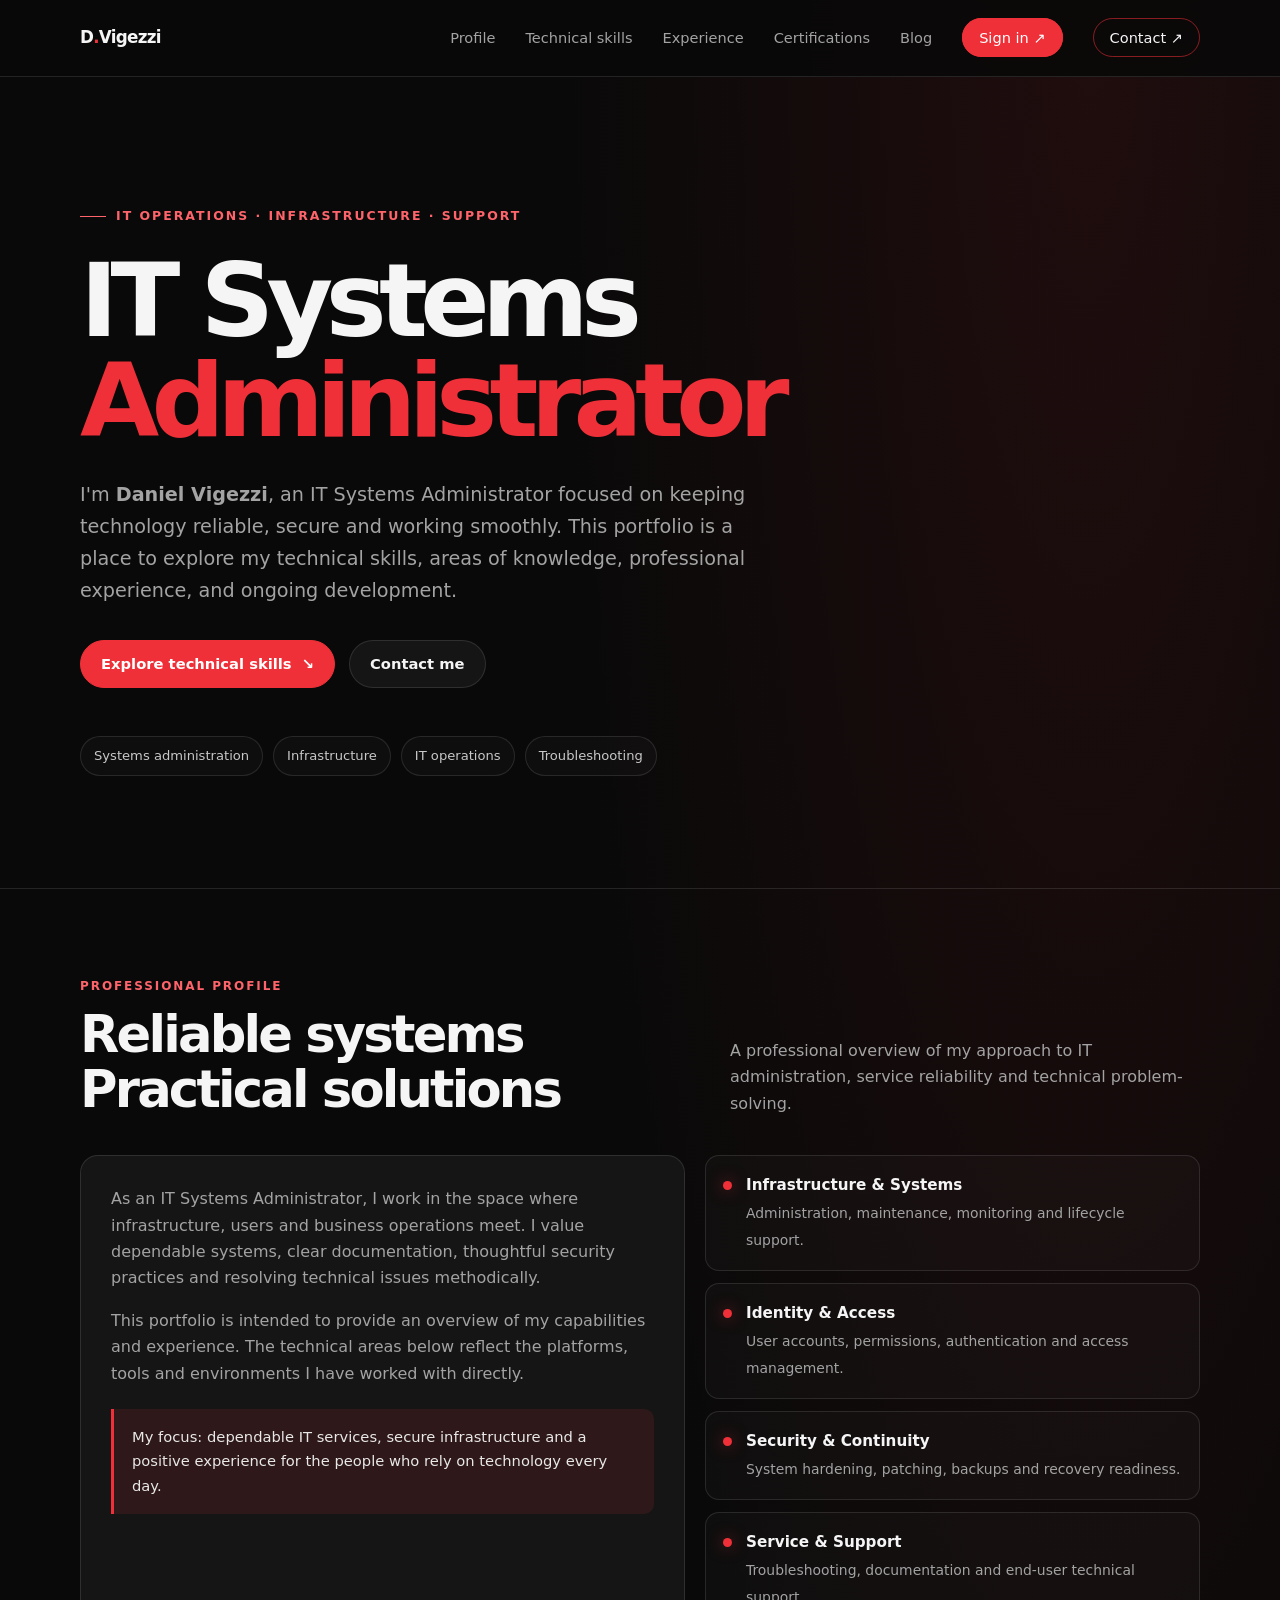
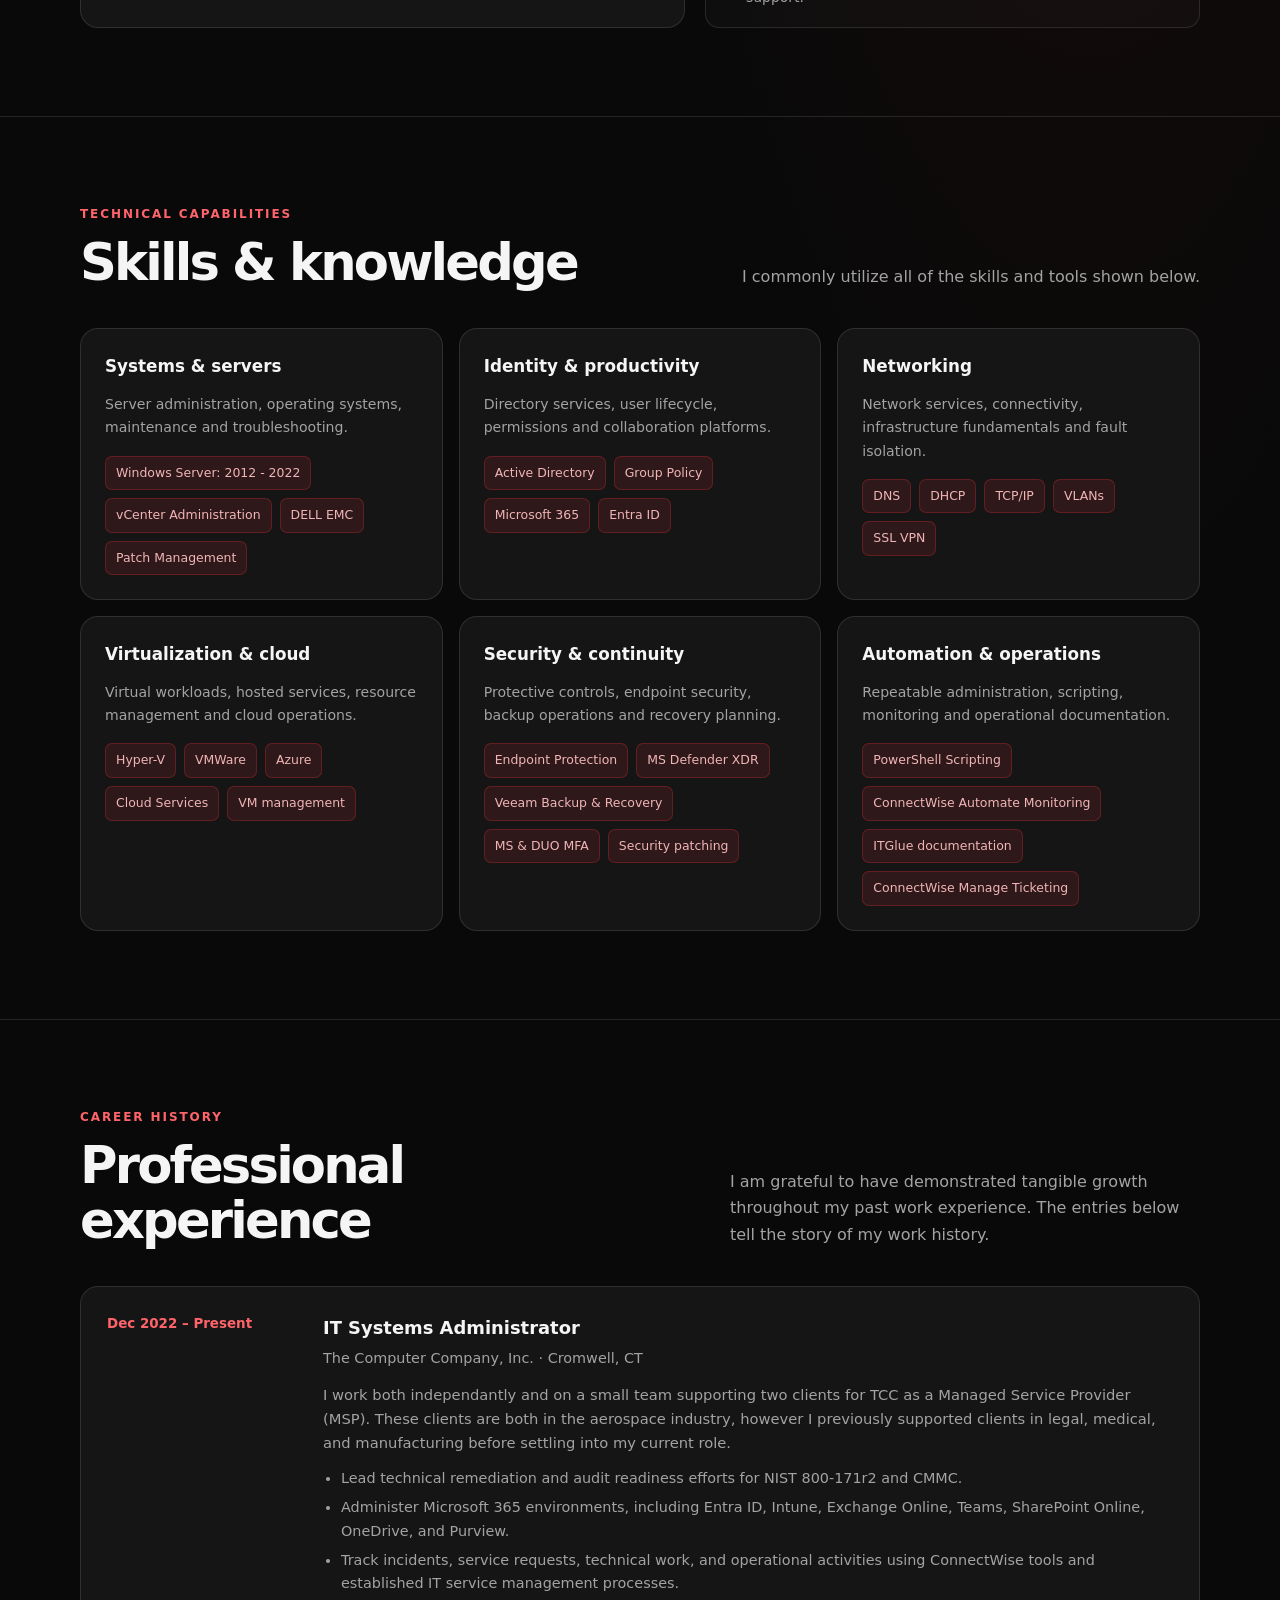
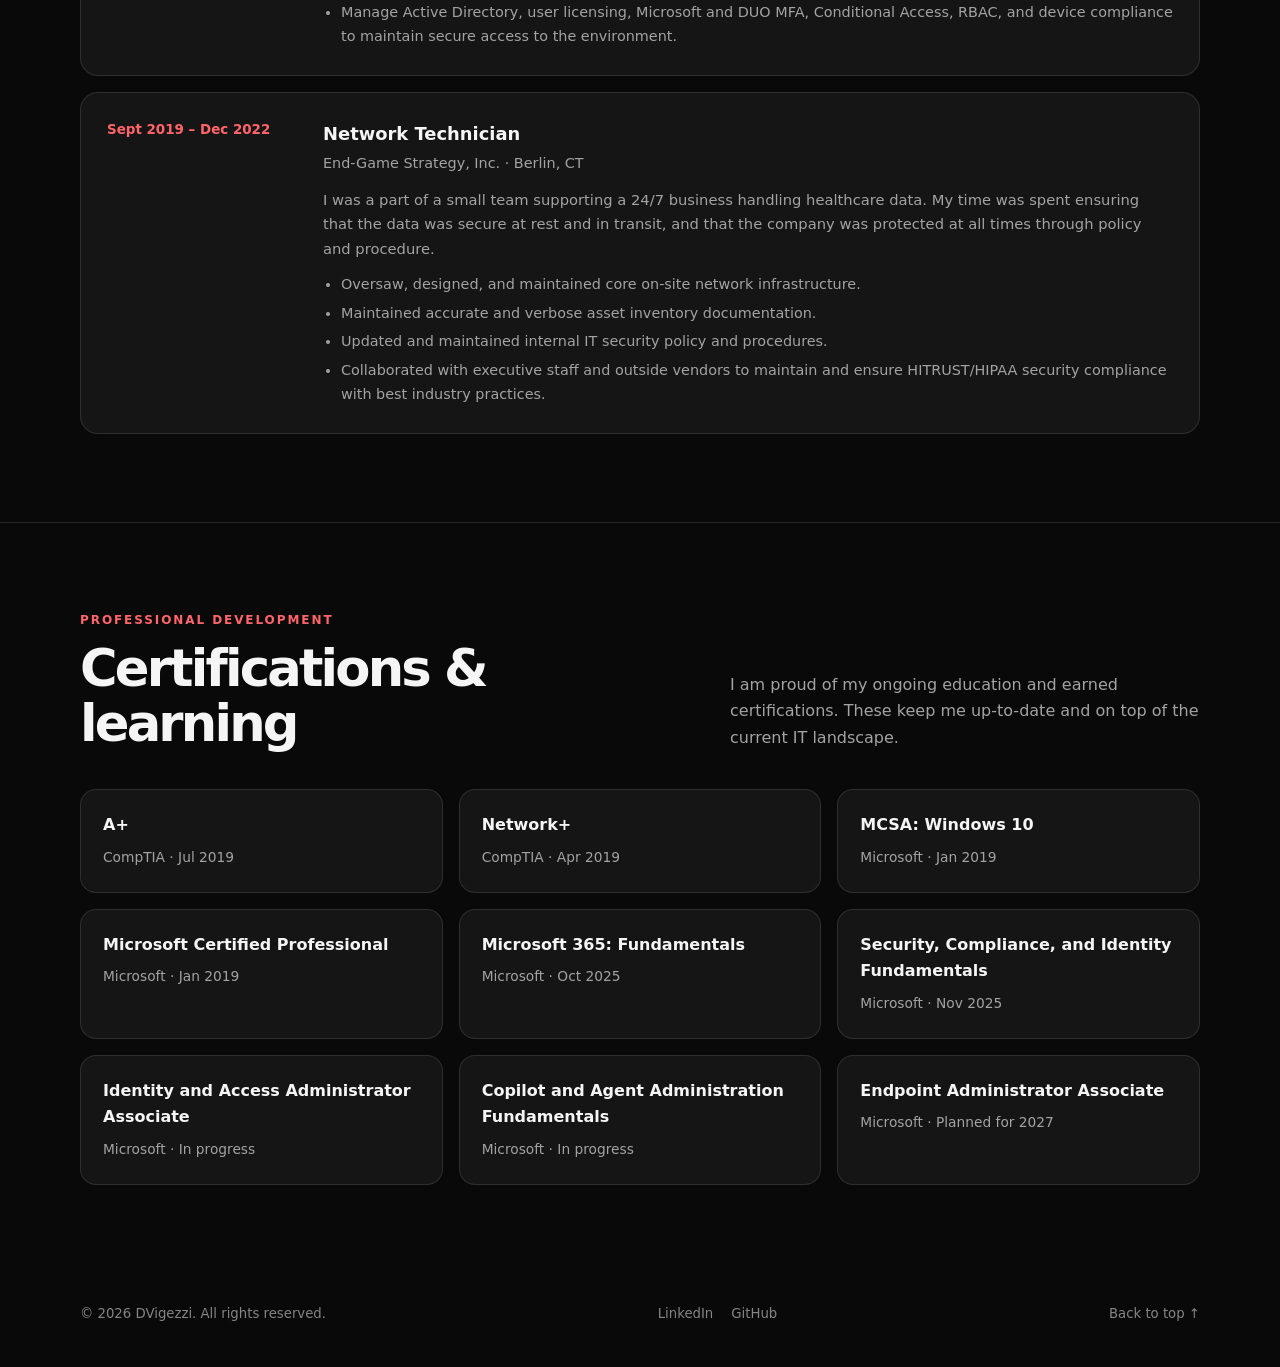
<file: index.html>
<!DOCTYPE html>
<html lang="en">
<head>
  <meta charset="UTF-8">
  <meta name="viewport" content="width=device-width, initial-scale=1.0">
  <meta name="description" content="DVigezzi — IT Systems Administrator portfolio, technical skills, experience and professional background.">
  <meta name="theme-color" content="#090909">
  <title>DVigezzi | IT Systems Administrator</title>
  <style>
    :root {
      color-scheme: dark;
      --bg: #090909;
      --bg-soft: #111111;
      --surface: #151515;
      --surface-hover: #1c1c1c;
      --ink: #f5f5f5;
      --muted: #a3a3a3;
      --line: rgba(255,255,255,.11);
      --accent: #ef3038;
      --accent-soft: rgba(239,48,56,.12);
      --max-width: 1120px;
      --radius: 18px;
      --shadow: 0 24px 70px rgba(0,0,0,.4);
    }

    * { box-sizing: border-box; margin: 0; padding: 0; }
    html { scroll-behavior: smooth; scroll-padding-top: 90px; }
    body {
      min-height: 100vh;
      color: var(--ink);
      background:
        radial-gradient(ellipse at 85% 0%, rgba(239,48,56,.10), transparent 34rem),
        var(--bg);
      font-family: Inter, ui-sans-serif, system-ui, -apple-system, BlinkMacSystemFont, "Segoe UI", sans-serif;
      line-height: 1.65;
      -webkit-font-smoothing: antialiased;
    }
    a { color: inherit; text-decoration: none; }
    button { font: inherit; }
    .wrap { width: min(var(--max-width), calc(100% - 48px)); margin-inline: auto; }
    .skip-link { position: absolute; left: 12px; top: -60px; z-index: 100; padding: 10px 14px; color: white; background: var(--accent); border-radius: 8px; }
    .skip-link:focus { top: 12px; }
    .site-header { position: sticky; top: 0; z-index: 50; border-bottom: 1px solid var(--line); background: rgba(9,9,9,.86); backdrop-filter: blur(18px); }
    .nav { min-height: 76px; display: flex; align-items: center; justify-content: space-between; gap: 24px; }
    .brand { font-size: 1.05rem; font-weight: 800; letter-spacing: -.045em; }
    .brand span { color: var(--accent); }
    .nav-links { display: flex; align-items: center; gap: 30px; list-style: none; }
    .nav-links a { color: var(--muted); font-size: .91rem; transition: color .2s ease; }
    .nav-links a:hover, .nav-links a:focus-visible { color: var(--ink); }
    .nav-cta { padding: 10px 16px; border: 1px solid rgba(239,48,56,.55); border-radius: 999px; color: var(--ink) !important; }
    .nav-login { border-color: var(--accent); background: var(--accent); color: #fff !important; }
    .nav-login:hover, .nav-login:focus-visible { background: #d9232b; border-color: #d9232b; }
    .menu-toggle { display: none; width: 42px; height: 42px; border: 1px solid var(--line); border-radius: 12px; background: var(--surface); color: var(--ink); cursor: pointer; }

    .hero { padding: 122px 0 112px; max-width: var(--max-width); }
    .eyebrow { display: inline-flex; align-items: center; gap: 10px; margin-bottom: 24px; color: #ff646b; font-size: .78rem; font-weight: 750; letter-spacing: .16em; text-transform: uppercase; }
    .eyebrow::before { content: ""; width: 26px; height: 1px; background: currentColor; }
    h1 { max-width: 900px; font-size: clamp(3.2rem, 8vw, 6.4rem); line-height: .98; letter-spacing: -.075em; font-weight: 780; }
    h1 .accent { color: var(--accent); }
    .hero-copy { max-width: 700px; margin-top: 28px; color: var(--muted); font-size: clamp(1.02rem, 1.7vw, 1.2rem); }
    .hero-actions { display: flex; flex-wrap: wrap; gap: 14px; margin-top: 34px; }
    .button { display: inline-flex; align-items: center; justify-content: center; gap: 10px; min-height: 48px; padding: 0 20px; border-radius: 999px; border: 1px solid var(--line); font-size: .92rem; font-weight: 700; transition: transform .2s ease, background .2s ease, border-color .2s ease; }
    .button:hover { transform: translateY(-2px); }
    .button-primary { color: #fff; border-color: var(--accent); background: var(--accent); }
    .button-primary:hover { background: #d9232b; }
    .button-secondary { background: var(--surface); color: var(--ink); }
    .hero-meta { display: flex; flex-wrap: wrap; gap: 10px; margin-top: 48px; }
    .meta-pill { padding: 8px 13px; border: 1px solid var(--line); border-radius: 999px; color: #c8c8c8; background: rgba(255,255,255,.025); font-size: .82rem; }

    .section { padding: 88px 0; border-top: 1px solid var(--line); }
    .section-heading { display: flex; justify-content: space-between; align-items: end; gap: 28px; margin-bottom: 38px; }
    .section-kicker { color: #ff646b; font-size: .75rem; font-weight: 750; letter-spacing: .16em; text-transform: uppercase; }
    h2 { margin-top: 10px; font-size: clamp(2rem, 4vw, 3.25rem); line-height: 1.08; letter-spacing: -.055em; }
    .section-intro { max-width: 470px; color: var(--muted); }
    .about-grid { display: grid; grid-template-columns: 1.1fr .9fr; gap: 20px; }
    .panel { padding: 30px; border: 1px solid var(--line); border-radius: var(--radius); background: var(--surface); }
    .panel p { color: var(--muted); }
    .panel p + p { margin-top: 16px; }
    .callout { margin-top: 22px; padding: 16px 18px; border-left: 3px solid var(--accent); background: var(--accent-soft); color: #e8e8e8; border-radius: 0 10px 10px 0; font-size: .92rem; }
    .focus-list { display: grid; gap: 12px; }
    .focus-item { display: flex; gap: 14px; align-items: flex-start; padding: 17px; border: 1px solid var(--line); border-radius: 14px; background: rgba(255,255,255,.025); }
    .focus-mark { flex: 0 0 9px; height: 9px; margin-top: 8px; border-radius: 50%; background: var(--accent); box-shadow: 0 0 16px rgba(239,48,56,.5); }
    .focus-item strong { display: block; margin-bottom: 2px; font-size: .95rem; }
    .focus-item span { color: var(--muted); font-size: .87rem; }

    .skill-grid { display: grid; grid-template-columns: repeat(3, 1fr); gap: 16px; }
    .skill-card { padding: 24px; border: 1px solid var(--line); border-radius: var(--radius); background: var(--surface); }
    .skill-card h3 { margin-bottom: 12px; font-size: 1.05rem; }
    .skill-card p { margin-bottom: 16px; color: var(--muted); font-size: .88rem; }
    .tags { display: flex; flex-wrap: wrap; gap: 8px; }
    .tag { padding: 6px 10px; border: 1px solid rgba(239,48,56,.27); border-radius: 7px; color: #f0b5b7; background: var(--accent-soft); font-size: .78rem; }

    .experience-list { display: grid; gap: 16px; }
    .experience { display: grid; grid-template-columns: 190px 1fr; gap: 26px; padding: 26px; border: 1px solid var(--line); border-radius: var(--radius); background: var(--surface); }
    .experience-date { color: #ff646b; font-size: .84rem; font-weight: 700; }
    .experience h3 { margin-bottom: 4px; font-size: 1.12rem; }
    .experience .company { margin-bottom: 12px; color: var(--muted); font-size: .9rem; }
    .experience p { color: var(--muted); font-size: .92rem; }
    .experience ul { margin: 12px 0 0 18px; color: var(--muted); font-size: .9rem; }
    .experience li + li { margin-top: 5px; }

    .cert-grid { display: grid; grid-template-columns: repeat(3, 1fr); gap: 16px; }
    .cert { padding: 22px; border: 1px solid var(--line); border-radius: 16px; background: var(--surface); }
    .cert strong { display: block; margin-bottom: 5px; }
    .cert span { color: var(--muted); font-size: .86rem; }

    .contact-panel { display: flex; align-items: center; justify-content: space-between; gap: 30px; padding: clamp(28px, 5vw, 54px); border: 1px solid rgba(239,48,56,.32); border-radius: 24px; background: linear-gradient(115deg, rgba(239,48,56,.13), rgba(255,255,255,.025)); }
    .contact-panel p { max-width: 550px; margin-top: 12px; color: var(--muted); }
    footer { padding: 30px 0 42px; color: #858585; font-size: .83rem; }
    .footer-inner { display: flex; justify-content: space-between; align-items: center; gap: 20px; }
    .socials { display: flex; gap: 18px; }
    .socials a:hover { color: var(--ink); }

    .reveal { opacity: 0; transform: translateY(18px); transition: opacity .65s ease, transform .65s ease; }
    .reveal.visible { opacity: 1; transform: translateY(0); }
    :focus-visible { outline: 2px solid #ff646b; outline-offset: 4px; }


    /* Contact modal */
    .modal-open { overflow: hidden; }
    .contact-modal {
      position: fixed;
      inset: 0;
      z-index: 100;
      display: none;
      align-items: center;
      justify-content: center;
      padding: 24px;
      overflow-y: auto;
      background: rgba(0,0,0,.78);
      backdrop-filter: blur(8px);
    }
    .contact-modal.open { display: flex; }
    .contact-dialog {
      position: relative;
      width: min(100%, 620px);
      max-height: calc(100vh - 48px);
      overflow-y: auto;
      padding: clamp(24px, 5vw, 42px);
      border: 1px solid rgba(239,48,56,.35);
      border-radius: 22px;
      background: #111;
      box-shadow: 0 30px 90px rgba(0,0,0,.65);
    }
    .contact-close {
      position: absolute;
      top: 14px;
      right: 17px;
      width: 40px;
      height: 40px;
      border: 1px solid var(--line);
      border-radius: 50%;
      background: var(--surface);
      color: var(--ink);
      font-size: 1.7rem;
      line-height: 1;
      cursor: pointer;
    }
    .contact-dialog h2 { margin: 8px 44px 0 0; }
    .contact-dialog-intro { margin: 10px 0 24px; color: var(--muted); }
    .contact-form { display: grid; gap: 15px; }
    .contact-form label {
      display: grid;
      gap: 7px;
      color: #e8e8e8;
      font-size: .9rem;
      font-weight: 650;
    }
    .contact-form input, .contact-form textarea {
      width: 100%;
      min-height: 46px;
      padding: 11px 13px;
      border: 1px solid rgba(255,255,255,.16);
      border-radius: 10px;
      background: #090909;
      color: var(--ink);
      font: inherit;
    }
    .contact-form textarea { min-height: 140px; resize: vertical; }
    .contact-form input:focus, .contact-form textarea:focus {
      outline: 2px solid var(--accent);
      outline-offset: 2px;
    }
    .contact-form button:disabled { opacity: .65; cursor: wait; transform: none; }
    .form-status { min-height: 1.4em; font-size: .9rem; }
    .form-status.success { color: #75d69a; }
    .form-status.error { color: #ff777d; }
    .contact-privacy { color: var(--muted); font-size: .78rem; }
    .hp-field {
      position: absolute !important;
      left: -10000px !important;
      width: 1px !important;
      height: 1px !important;
      overflow: hidden !important;
    }
    @media (max-width: 620px) {
      .contact-modal { padding: 12px; }
      .contact-dialog { max-height: calc(100vh - 24px); }
    }

    @media (max-width: 800px) {
      .hero { padding-top: 92px; }
      .skill-grid, .cert-grid { grid-template-columns: 1fr 1fr; }
      .section-heading { align-items: start; flex-direction: column; }
    }
    @media (max-width: 620px) {
      .wrap { width: min(var(--max-width), calc(100% - 32px)); }
      .nav { min-height: 68px; }
      .menu-toggle { display: inline-grid; place-items: center; }
      .nav-links { position: absolute; top: 68px; left: 16px; right: 16px; display: none; flex-direction: column; align-items: stretch; gap: 0; padding: 10px; border: 1px solid var(--line); border-radius: 16px; background: #111; box-shadow: var(--shadow); }
      .nav-links.open { display: flex; }
      .nav-links a { display: block; padding: 12px; }
      .nav-cta { text-align: center; margin-top: 5px; }
      .hero { padding: 76px 0 70px; }
      .section { padding: 68px 0; }
      .about-grid, .skill-grid, .cert-grid { grid-template-columns: 1fr; }
      .experience { grid-template-columns: 1fr; gap: 8px; }
      .contact-panel { align-items: start; flex-direction: column; }
      .footer-inner { align-items: start; flex-direction: column; }
    }
    @media (prefers-reduced-motion: reduce) {
      html { scroll-behavior: auto; }
      *, *::before, *::after { transition-duration: .01ms !important; animation-duration: .01ms !important; }
      .reveal { opacity: 1; transform: none; }
    }
  </style>
</head>
<body>
  <a class="skip-link" href="#main">Skip to content</a>

  <header class="site-header">
    <nav class="nav wrap" aria-label="Main navigation">
      <a class="brand" href="#home" aria-label="DVigezzi home">D<span>.</span>Vigezzi</a>
      <button class="menu-toggle" type="button" aria-label="Open navigation" aria-expanded="false" aria-controls="nav-links">☰</button>
      <ul class="nav-links" id="nav-links">
        <li><a href="#about">Profile</a></li>
        <li><a href="#skills">Technical skills</a></li>
        <li><a href="#experience">Experience</a></li>
        <li><a href="#certifications">Certifications</a></li>
        <li><a href="/blog/">Blog</a></li>
        <li><a class="nav-cta nav-login" href="/blog/admin/?login=1">Sign in ↗</a></li>
        <li><a class="nav-cta contact-trigger" href="#contact">Contact ↗</a></li>
      </ul>
    </nav>
  </header>

  <main id="main">
    <section class="hero wrap" id="home">
      <div class="reveal">
        <p class="eyebrow">IT Operations · Infrastructure · Support</p>
        <h1>IT Systems<br><span class="accent">Administrator</span></h1>
        <p class="hero-copy">
          I'm <strong>Daniel Vigezzi</strong>, an IT Systems Administrator focused on keeping
          technology reliable, secure and working smoothly. This portfolio is a place to explore my technical skills, areas of knowledge, professional experience, and ongoing development.
        </p>
        <div class="hero-actions">
          <a class="button button-primary" href="#skills">Explore technical skills <span aria-hidden="true">↘</span></a>
          <a class="button button-secondary contact-trigger" href="#contact">Contact me</a>
        </div>
        <div class="hero-meta" aria-label="Professional focus">
          <span class="meta-pill">Systems administration</span>
          <span class="meta-pill">Infrastructure</span>
          <span class="meta-pill">IT operations</span>
          <span class="meta-pill">Troubleshooting</span>
        </div>
      </div>
    </section>

    <section class="section" id="about">
      <div class="wrap">
        <div class="section-heading reveal">
          <div><p class="section-kicker">Professional profile</p><h2>Reliable systems<br>Practical solutions</h2></div>
          <p class="section-intro">A professional overview of my approach to IT administration, service reliability and technical problem-solving.</p>
        </div>
        <div class="about-grid">
          <div class="panel reveal">
            <p>As an IT Systems Administrator, I work in the space where infrastructure, users and business operations meet. I value dependable systems, clear documentation, thoughtful security practices and resolving technical issues methodically.</p>
            <p>This portfolio is intended to provide an overview of my capabilities and experience. The technical areas below reflect the platforms, tools and environments I have worked with directly.</p>
            <div class="callout">My focus: dependable IT services, secure infrastructure and a positive experience for the people who rely on technology every day.</div>
          </div>
          <div class="focus-list reveal">
            <div class="focus-item"><span class="focus-mark"></span><div><strong>Infrastructure & Systems</strong><span>Administration, maintenance, monitoring and lifecycle support.</span></div></div>
            <div class="focus-item"><span class="focus-mark"></span><div><strong>Identity & Access</strong><span>User accounts, permissions, authentication and access management.</span></div></div>
            <div class="focus-item"><span class="focus-mark"></span><div><strong>Security & Continuity</strong><span>System hardening, patching, backups and recovery readiness.</span></div></div>
            <div class="focus-item"><span class="focus-mark"></span><div><strong>Service & Support</strong><span>Troubleshooting, documentation and end-user technical support.</span></div></div>
          </div>
        </div>
      </div>
    </section>

    <section class="section" id="skills">
      <div class="wrap">
        <div class="section-heading reveal">
          <div><p class="section-kicker">Technical capabilities</p><h2>Skills & knowledge</h2></div>
          <p class="section-intro">I commonly utilize all of the skills and tools shown below.</p>
        </div>
        <div class="skill-grid">
          <article class="skill-card reveal">
            <h3>Systems & servers</h3>
            <p>Server administration, operating systems, maintenance and troubleshooting.</p>
            <div class="tags"><span class="tag">Windows Server: 2012 - 2022</span><span class="tag">vCenter Administration</span><span class="tag">DELL EMC</span><span class="tag">Patch Management</span></div>
          </article>
          <article class="skill-card reveal">
            <h3>Identity & productivity</h3>
            <p>Directory services, user lifecycle, permissions and collaboration platforms.</p>
            <div class="tags"><span class="tag">Active Directory</span><span class="tag">Group Policy</span><span class="tag">Microsoft 365</span><span class="tag">Entra ID</span></div>
          </article>
          <article class="skill-card reveal">
            <h3>Networking</h3>
            <p>Network services, connectivity, infrastructure fundamentals and fault isolation.</p>
            <div class="tags"><span class="tag">DNS</span><span class="tag">DHCP</span><span class="tag">TCP/IP</span><span class="tag">VLANs</span><span class="tag">SSL VPN</span></div>
          </article>
          <article class="skill-card reveal">
            <h3>Virtualization & cloud</h3>
            <p>Virtual workloads, hosted services, resource management and cloud operations.</p>
            <div class="tags"><span class="tag">Hyper-V</span><span class="tag">VMWare</span><span class="tag">Azure</span><span class="tag">Cloud Services</span><span class="tag">VM management</span></div>
          </article>
          <article class="skill-card reveal">
            <h3>Security & continuity</h3>
            <p>Protective controls, endpoint security, backup operations and recovery planning.</p>
            <div class="tags"><span class="tag">Endpoint Protection</span><span class="tag">MS Defender XDR</span><span class="tag">Veeam Backup & Recovery</span><span class="tag">MS & DUO MFA</span><span class="tag">Security patching</span></div>
          </article>
          <article class="skill-card reveal">
            <h3>Automation & operations</h3>
            <p>Repeatable administration, scripting, monitoring and operational documentation.</p>
            <div class="tags"><span class="tag">PowerShell Scripting</span><span class="tag">ConnectWise Automate Monitoring</span><span class="tag">ITGlue documentation</span><span class="tag">ConnectWise Manage Ticketing</span></div>
          </article>
        </div>
      </div>
    </section>

    <section class="section" id="experience">
      <div class="wrap">
        <div class="section-heading reveal">
          <div><p class="section-kicker">Career history</p><h2>Professional experience</h2></div>
          <p class="section-intro">I am grateful to have demonstrated tangible growth throughout my past work experience. The entries below tell the story of my work history.</p>
        </div>
        <div class="experience-list">
          <article class="experience reveal">
            <div class="experience-date">Dec 2022 – Present</div>
            <div>
              <h3>IT Systems Administrator</h3>
              <div class="company">The Computer Company, Inc. · Cromwell, CT</div>
              <p>I work both independantly and on a small team supporting two clients for TCC as a Managed Service Provider (MSP). These clients are both in the aerospace industry, however I previously supported clients in legal, medical, and manufacturing before settling into my current role.</p>
              <ul><li>Lead technical remediation and audit readiness efforts for NIST 800-171r2 and CMMC.</li><li>Administer Microsoft 365 environments, including Entra ID, Intune, Exchange Online, Teams, SharePoint Online, OneDrive, and Purview.</li><li>Track incidents, service requests, technical work, and operational activities using ConnectWise tools and established IT service management processes.</li><li>Manage Active Directory, user licensing, Microsoft and DUO MFA, Conditional Access, RBAC, and device compliance to maintain secure access to the environment.</li></ul>
            </div>
          </article>
          <article class="experience reveal">
            <div class="experience-date">Sept 2019 – Dec 2022</div>
            <div>
              <h3>Network Technician</h3>
              <div class="company">End-Game Strategy, Inc. · Berlin, CT</div>
              <p>I was a part of a small team supporting a 24/7 business handling healthcare data. My time was spent ensuring that the data was secure at rest and in transit, and that the company was protected at all times through policy and procedure.</p>
              <ul><li>Oversaw, designed, and maintained core on-site network infrastructure.</li><li>Maintained accurate and verbose asset inventory documentation.</li><li>Updated and maintained internal IT security policy and procedures.</li><li>Collaborated with executive staff and outside vendors to maintain and ensure HITRUST/HIPAA security compliance with best industry practices.</li></ul>
            </div>
          </article>
        </div>
      </div>
    </section>

    <section class="section" id="certifications">
      <div class="wrap">
        <div class="section-heading reveal">
          <div><p class="section-kicker">Professional development</p><h2>Certifications & learning</h2></div>
          <p class="section-intro">I am proud of my ongoing education and earned certifications. These keep me up-to-date and on top of the current IT landscape.</p>
        </div>
        <div class="cert-grid">
          <div class="cert reveal"><strong>A+</strong><span>CompTIA · Jul 2019</span></div>
          <div class="cert reveal"><strong>Network+</strong><span>CompTIA · Apr 2019</span></div>
          <div class="cert reveal"><strong>MCSA: Windows 10</strong><span>Microsoft · Jan 2019</span></div>
          <div class="cert reveal"><strong>Microsoft Certified Professional</strong><span>Microsoft · Jan 2019</span></div>
          <div class="cert reveal"><strong>Microsoft 365: Fundamentals</strong><span>Microsoft · Oct 2025</span></div>
          <div class="cert reveal"><strong>Security, Compliance, and Identity Fundamentals</strong><span>Microsoft · Nov 2025</span></div>
          <div class="cert reveal"><strong>Identity and Access Administrator Associate</strong><span>Microsoft · In progress</span></div>
          <div class="cert reveal"><strong>Copilot and Agent Administration Fundamentals</strong><span>Microsoft · In progress</span></div>
          <div class="cert reveal"><strong>Endpoint Administrator Associate</strong><span>Microsoft · Planned for 2027</span></div>
        </div>
      </div>
    </section>

  <div class="contact-modal" id="contact-modal" aria-hidden="true">
    <section class="contact-dialog" role="dialog" aria-modal="true" aria-labelledby="contact-modal-title" aria-describedby="contact-modal-description">
      <button class="contact-close" type="button" aria-label="Close contact form" data-contact-close>×</button>
      <p class="section-kicker">Professional inquiries</p>
      <h2 id="contact-modal-title">Let's connect.</h2>
      <p class="contact-dialog-intro" id="contact-modal-description">Send a message and I'll get back to you as soon as I can.</p>
      <form class="contact-form" id="contact-form">
        <label>Name<input name="name" type="text" autocomplete="name" minlength="2" maxlength="100" required></label>
        <label>Email<input name="email" type="email" autocomplete="email" maxlength="254" required></label>
        <label>Subject<input name="subject" type="text" maxlength="120" required></label>
        <label>Message<textarea name="message" minlength="10" maxlength="5000" required></textarea></label>
        <label class="hp-field" aria-hidden="true">Leave this field empty<input name="website" type="text" tabindex="-1" autocomplete="off"></label>
        <div class="cf-turnstile" data-sitekey="YOUR_TURNSTILE_SITE_KEY" data-action="contact" data-theme="dark"></div>
        <button class="button button-primary" id="contact-submit" type="submit">Send message <span aria-hidden="true">↗</span></button>
        <p class="form-status" id="contact-status" role="status" aria-live="polite"></p>
        <p class="contact-privacy">Your email address is used only to reply to your message. It is not displayed on this website.</p>
      </form>
    </section>
  </div>


  <footer>
    <div class="wrap footer-inner">
      <span>© <span id="year"></span> DVigezzi. All rights reserved.</span>
      <div class="socials">

        <a href="https://www.linkedin.com/in/Daniel-Vigezzi" aria-label="LinkedIn Profile">LinkedIn</a>
        <a href="https://github.com/dvigezzi" aria-label="GitHub Profile">GitHub</a>
      </div>
      <a href="#home">Back to top ↑</a>
    </div>
  </footer>

  <script>
    const menuButton = document.querySelector('.menu-toggle');
    const navLinks = document.querySelector('.nav-links');

    menuButton.addEventListener('click', () => {
      const isOpen = navLinks.classList.toggle('open');
      menuButton.setAttribute('aria-expanded', String(isOpen));
      menuButton.setAttribute('aria-label', isOpen ? 'Close navigation' : 'Open navigation');
      menuButton.textContent = isOpen ? '×' : '☰';
    });

    navLinks.querySelectorAll('a').forEach(link => {
      link.addEventListener('click', () => {
        navLinks.classList.remove('open');
        menuButton.setAttribute('aria-expanded', 'false');
        menuButton.setAttribute('aria-label', 'Open navigation');
        menuButton.textContent = '☰';
      });
    });

    document.getElementById('year').textContent = new Date().getFullYear();

    const revealItems = document.querySelectorAll('.reveal');
    if ('IntersectionObserver' in window && !window.matchMedia('(prefers-reduced-motion: reduce)').matches) {
      const observer = new IntersectionObserver(entries => {
        entries.forEach(entry => {
          if (entry.isIntersecting) {
            entry.target.classList.add('visible');
            observer.unobserve(entry.target);
          }
        });
      }, { threshold: 0.12 });
      revealItems.forEach(item => observer.observe(item));
    } else {
      revealItems.forEach(item => item.classList.add('visible'));
    }


    // Contact modal and secure Worker submission.
    const CONTACT_API_URL = 'https://dvigezzi-contact.YOUR_WORKER_SUBDOMAIN.workers.dev/contact';
    const contactModal = document.getElementById('contact-modal');
    const contactForm = document.getElementById('contact-form');
    const contactStatus = document.getElementById('contact-status');
    const contactSubmit = document.getElementById('contact-submit');
    let lastContactTrigger = null;

    function openContactModal(event) {
      if (event) event.preventDefault();
      lastContactTrigger = event?.currentTarget || document.activeElement;
      contactModal.classList.add('open');
      contactModal.setAttribute('aria-hidden', 'false');
      document.body.classList.add('modal-open');
      window.setTimeout(() => contactForm.querySelector('input[name="name"]').focus(), 40);
    }
    function closeContactModal() {
      contactModal.classList.remove('open');
      contactModal.setAttribute('aria-hidden', 'true');
      document.body.classList.remove('modal-open');
      if (lastContactTrigger && typeof lastContactTrigger.focus === 'function') lastContactTrigger.focus();
    }
    document.querySelectorAll('.contact-trigger, [data-contact-open]').forEach(el => el.addEventListener('click', openContactModal));
    document.querySelector('[data-contact-close]').addEventListener('click', closeContactModal);
    contactModal.addEventListener('click', event => { if (event.target === contactModal) closeContactModal(); });
    document.addEventListener('keydown', event => {
      if (event.key === 'Escape' && contactModal.classList.contains('open')) closeContactModal();
      if (event.key === 'Tab' && contactModal.classList.contains('open')) {
        const focusable = [...contactModal.querySelectorAll('button:not(:disabled), input:not([tabindex="-1"]), textarea, [tabindex="0"]')];
        if (!focusable.length) return;
        const first = focusable[0], last = focusable[focusable.length - 1];
        if (event.shiftKey && document.activeElement === first) { event.preventDefault(); last.focus(); }
        else if (!event.shiftKey && document.activeElement === last) { event.preventDefault(); first.focus(); }
      }
    });

    contactForm.addEventListener('submit', async event => {
      event.preventDefault();
      contactStatus.textContent = '';
      contactStatus.className = 'form-status';
      if (CONTACT_API_URL.includes('YOUR_WORKER_SUBDOMAIN')) {
        contactStatus.textContent = 'The contact form is not configured yet. Please use the website owner’s alternate contact method.';
        contactStatus.classList.add('error');
        return;
      }
      const formData = new FormData(contactForm);
      const turnstileToken = formData.get('cf-turnstile-response');
      if (!turnstileToken) {
        contactStatus.textContent = 'Please complete the spam protection check.';
        contactStatus.classList.add('error');
        return;
      }
      const payload = {
        name: formData.get('name'),
        email: formData.get('email'),
        subject: formData.get('subject'),
        message: formData.get('message'),
        website: formData.get('website'),
        turnstileToken,
      };
      contactSubmit.disabled = true;
      contactSubmit.textContent = 'Sending…';
      try {
        const response = await fetch(CONTACT_API_URL, {
          method: 'POST',
          headers: { 'Content-Type': 'application/json' },
          body: JSON.stringify(payload),
        });
        const result = await response.json().catch(() => ({}));
        if (!response.ok || !result.success) throw new Error(result.error || 'Unable to send your message. Please try again.');
        contactStatus.textContent = 'Thanks — your message has been sent.';
        contactStatus.classList.add('success');
        contactForm.reset();
        if (window.turnstile) window.turnstile.reset();
      } catch (error) {
        contactStatus.textContent = error.message || 'Something went wrong. Please try again.';
        contactStatus.classList.add('error');
        if (window.turnstile) window.turnstile.reset();
      } finally {
        contactSubmit.disabled = false;
        contactSubmit.innerHTML = 'Send message <span aria-hidden="true">↗</span>';
      }
    });

  </script>
  <script src="https://challenges.cloudflare.com/turnstile/v0/api.js" async defer></script>
</body>
</html>
</file>
